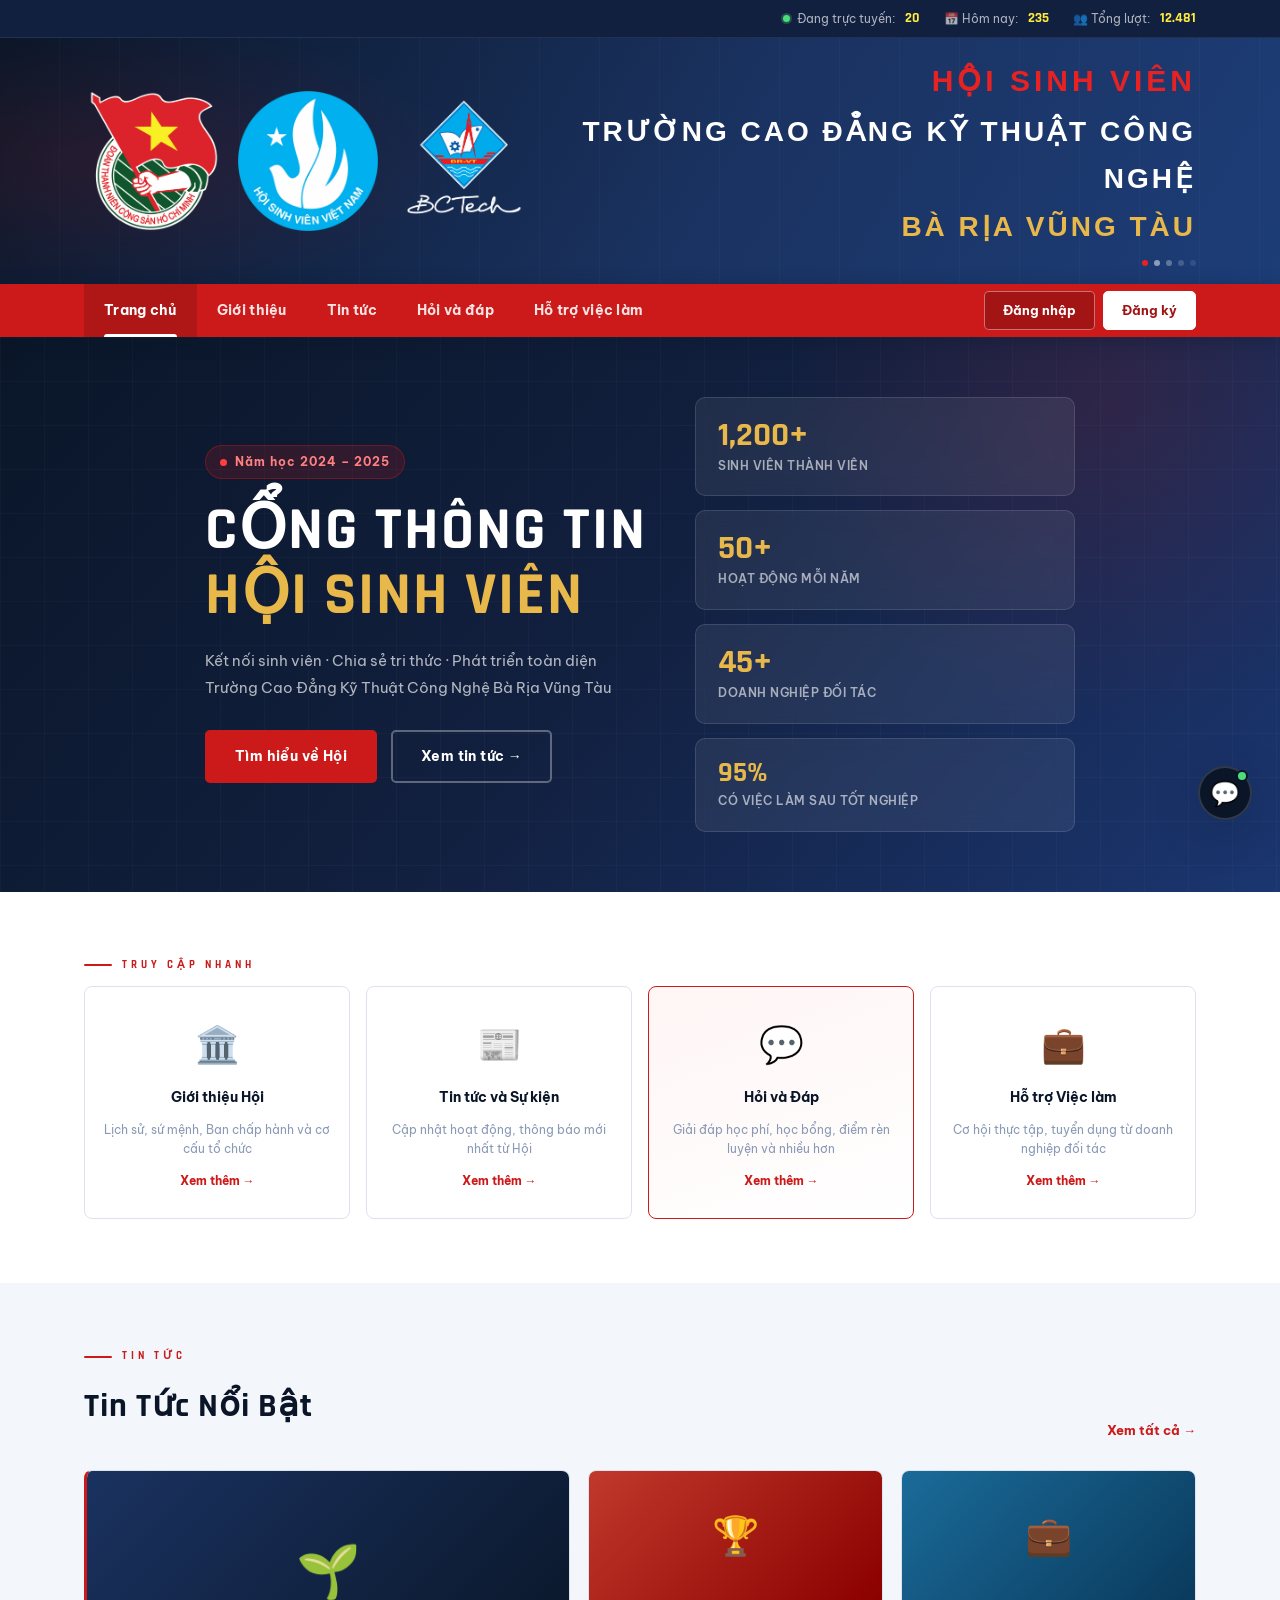
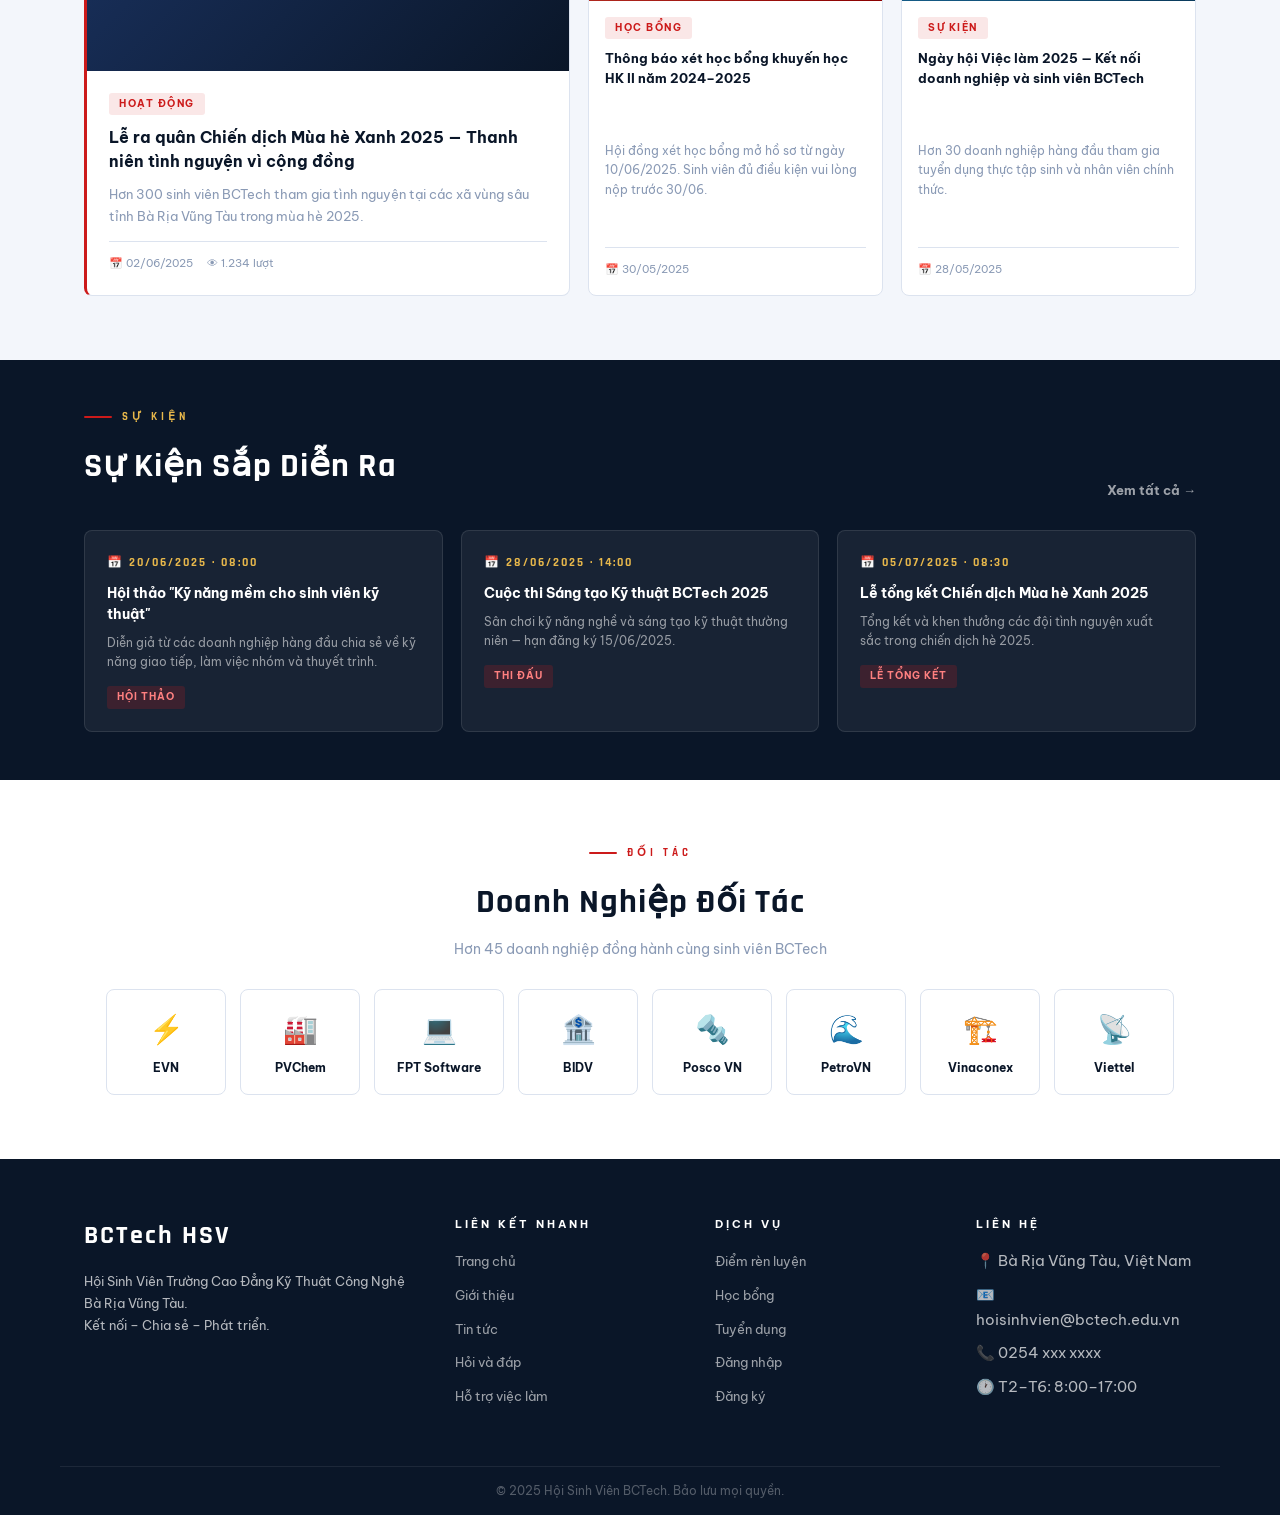
<file: index.html>
<!DOCTYPE html>
<html lang="vi">
<head>
<meta charset="UTF-8">
<meta name="viewport" content="width=device-width, initial-scale=1.0">
<title>Trang Chủ — Hội Sinh Viên BCTech</title>
<link rel="stylesheet" href="styles/dinhdang.css" style="text/css">
<script src="https://code.jquery.com/jquery-3.7.1.min.js"></script>
<script src="scripts/shared.js" ></script>
<style>
/* ── HERO ─────────────────────────────────────── */
.hero{
  background:linear-gradient(130deg,var(--navy) 0%,var(--navy-mid) 50%,#1b3670 100%);
  min-height:500px;display:flex;align-items:center;
  position:relative;overflow:hidden;
}
.hero::before{
  content:'';position:absolute;inset:0;pointer-events:none;
  background-image:
    linear-gradient(rgba(255,255,255,.025) 1px,transparent 1px),
    linear-gradient(90deg,rgba(255,255,255,.025) 1px,transparent 1px);
  background-size:44px 44px;
}
.hero::after{
  content:'';position:absolute;
  width:700px;height:700px;border-radius:50%;
  background:radial-gradient(circle,rgba(204,26,26,.14) 0%,transparent 65%);
  top:-280px;right:-180px;pointer-events:none;
}
.hero-wrap{
  max-width:1160px;margin:0 auto;padding:60px 24px;
  display:grid;grid-template-columns:1fr 380px;gap:48px;align-items:center;
  position:relative;z-index:1;
}
.hero-badge{
  display:inline-flex;align-items:center;gap:8px;
  background:rgba(204,26,26,.18);border:1px solid rgba(204,26,26,.38);
  padding:6px 14px;border-radius:20px;font-size:12px;font-weight:700;
  color:#ff8080;letter-spacing:1px;width:fit-content;margin-bottom:20px;
}
.blink{width:7px;height:7px;border-radius:50%;background:#ff4040;animation:dot-pulse 1.6s infinite}
.hero-title{
  font-family:'Rajdhani',sans-serif;
  font-size:clamp(36px,5vw,60px);font-weight:700;
  color:#fff;line-height:1.08;letter-spacing:2px;margin-bottom:18px;
}
.hero-title em{font-style:normal;color:var(--gold)}
.hero-desc{color:rgba(255,255,255,.68);font-size:15px;line-height:1.85;margin-bottom:28px;max-width:480px}
.hero-btns{display:flex;gap:14px;flex-wrap:wrap}
.hero-cta-1{
  background:var(--red);color:#fff;
  padding:13px 28px;border-radius:5px;font-weight:700;font-size:14px;
  border:2px solid var(--red);letter-spacing:.4px;transition:all var(--transition);
}
.hero-cta-1:hover{background:var(--red-dark);border-color:var(--red-dark);transform:translateY(-2px);box-shadow:0 6px 22px rgba(204,26,26,.4)}
.hero-cta-2{
  background:transparent;color:#fff;
  padding:13px 28px;border-radius:5px;font-weight:700;font-size:14px;
  border:2px solid rgba(255,255,255,.32);letter-spacing:.4px;transition:all var(--transition);
}
.hero-cta-2:hover{border-color:rgba(255,255,255,.75);background:rgba(255,255,255,.07)}

/* Stat Cards on hero right */
.stat-col{display:flex;flex-direction:column;gap:14px}
.stat-box{
  background:rgba(255,255,255,.07);
  border:1px solid rgba(255,255,255,.12);
  backdrop-filter:blur(10px);border-radius:10px;padding:20px 22px;
}
.stat-box .sn{
  font-family:'Rajdhani',sans-serif;font-size:34px;font-weight:700;
  color:var(--gold);line-height:1;
}
.stat-box .sl{font-size:12px;color:rgba(255,255,255,.6);margin-top:4px;font-weight:600;letter-spacing:.5px}
.stat-box.wide{display:flex;align-items:center;gap:16px}
.stat-box.wide .sn{font-size:28px}

/* ── QUICK ACCESS ─────────────────────────────── */
.qa-grid{display:grid;grid-template-columns:repeat(4,1fr);gap:16px}
.qa-card{
  display:flex;flex-direction:column;align-items:center;text-align:center;
  gap:12px;padding:28px 16px;background:#fff;border-radius:var(--radius);
  border:1px solid var(--gray-lt);cursor:pointer;
  transition:all var(--transition);
}
.qa-card:hover{transform:translateY(-4px);box-shadow:var(--shadow);border-color:rgba(10,22,40,.2)}
.qa-card.hl{border-color:var(--red);background:linear-gradient(160deg,#fff5f5,#fff)}
.qa-card.hl:hover{box-shadow:0 8px 28px rgba(204,26,26,.15)}
.qa-icon{font-size:36px}
.qa-card h3{font-size:14px;font-weight:700;color:var(--navy)}
.qa-card p{font-size:12px;color:var(--gray);line-height:1.55}
.qa-more{
  display:inline-flex;align-items:center;gap:6px;
  font-size:12px;font-weight:700;color:var(--red);margin-top:auto;
}

/* ── NEWS GRID ────────────────────────────────── */
.news-grid{display:grid;grid-template-columns:1.65fr 1fr 1fr;gap:18px}
.news-card-feat{
  background:#fff;border-radius:var(--radius);border:1.5px solid var(--gray-lt);
  overflow:hidden;transition:all var(--transition);
  display:flex;flex-direction:column;border-left:3px solid var(--red);
}
.news-card-feat:hover{transform:translateY(-4px);box-shadow:var(--shadow)}
.nc-img{
  height:200px;background:linear-gradient(135deg,var(--navy-light),var(--navy));
  display:flex;align-items:center;justify-content:center;font-size:52px;
}
.nc-body{padding:22px;display:flex;flex-direction:column;flex:1}
.nc-body h3{font-size:16px;font-weight:700;color:var(--navy);line-height:1.5;flex:1}
.news-card-sm{
  background:#fff;border-radius:var(--radius);border:1px solid var(--gray-lt);
  overflow:hidden;transition:all var(--transition);display:flex;flex-direction:column;
}
.news-card-sm:hover{transform:translateY(-4px);box-shadow:var(--shadow)}
.nc-img-sm{
  height:130px;background:linear-gradient(135deg,var(--navy-light),var(--navy));
  display:flex;align-items:center;justify-content:center;font-size:38px;
}
.nc-body-sm{padding:16px;display:flex;flex-direction:column;flex:1}
.nc-body-sm h3{font-size:13px;font-weight:700;color:var(--navy);line-height:1.5;flex:1}

/* ── EVENTS STRIP ─────────────────────────────── */
.events-strip{background:var(--navy);padding:48px 0}
.ev-grid{display:grid;grid-template-columns:repeat(3,1fr);gap:18px;margin-top:28px}
.ev-card{
  background:rgba(255,255,255,.06);
  border:1px solid rgba(255,255,255,.1);border-radius:var(--radius);
  padding:22px;transition:all var(--transition);
}
.ev-card:hover{background:rgba(255,255,255,.1);transform:translateY(-3px)}
.ev-date{
  font-family:'Rajdhani',sans-serif;font-size:12px;font-weight:700;
  letter-spacing:2px;color:var(--gold);margin-bottom:10px;
}
.ev-card h3{font-size:14px;font-weight:700;color:#fff;line-height:1.5;margin-bottom:8px}
.ev-card p{font-size:12px;color:rgba(255,255,255,.55);line-height:1.65}
.ev-badge{
  display:inline-block;margin-top:14px;font-size:10px;font-weight:700;letter-spacing:1px;
  text-transform:uppercase;padding:3px 10px;border-radius:3px;
  background:rgba(204,26,26,.2);color:#ff8080;
}

/* ── PARTNERS ─────────────────────────────────── */
.partner-logos{
  display:flex;align-items:center;justify-content:center;
  flex-wrap:wrap;gap:14px;margin-top:28px;
}
.partner-item{
  background:#fff;border:1px solid var(--gray-lt);border-radius:var(--radius);
  padding:16px 22px;display:flex;flex-direction:column;
  align-items:center;gap:6px;min-width:120px;
  transition:all var(--transition);
}
.partner-item:hover{box-shadow:var(--shadow);transform:translateY(-2px)}
.partner-item .pi{font-size:28px}
.partner-item span{font-size:12px;font-weight:700;color:var(--navy)}

@media(max-width:900px){
  .hero-wrap{grid-template-columns:1fr}
  .stat-col{display:none}
  .news-grid{grid-template-columns:1fr}
  .qa-grid{grid-template-columns:1fr 1fr}
  .ev-grid{grid-template-columns:1fr}
}
@media(max-width:500px){.qa-grid{grid-template-columns:1fr 1fr}}
</style>
</head>
<body>

<!-- VISITOR BAR -->
<div class="visitor-bar">
  <div class="visitor-inner">
    <div class="visitor-item"><span class="online-dot"></span>Đang trực tuyến:&nbsp;<strong id="counterOnline">–</strong></div>
    <div class="visitor-item">📅 Hôm nay:&nbsp;<strong id="counterToday">–</strong></div>
    <div class="visitor-item">👥 Tổng lượt:&nbsp;<strong id="counterTotal">–</strong></div>
  </div>
</div>

<!-- HEADER -->
<header class="site-header">
  <div class="header-inner">
    <div class="logo-group">
      <img src="images/Logo-Doan-Thanh-NIen-Cong-San-Ho-Chi-Minh-1.png"   alt="Đoàn TNCS Hồ Chí Minh">
      <img src="images/Logo-Hoi-Sinh-Vien-Viet-Nam.png"    alt="Hội Sinh Viên Việt Nam">
      <img src="images/Screenshot 2026-04-28 105545.png" alt="BCTech">
    </div>
    <div class="header-title">
      <span class="header-eyebrow">Hội Sinh Viên</span>
      <h1>TRƯỜNG CAO ĐẲNG KỸ THUẬT CÔNG NGHỆ<br><em>BÀ RỊA VŨNG TÀU</em></h1>
      <div class="tech-pulse"><span></span><span></span><span></span><span></span><span></span></div>
    </div>
  </div>
</header>

<!-- NAVBAR -->
<nav class="navbar">
  <div class="nav-inner">
    <ul class="nav-links">
      <li><a href="index.html" class="active">Trang chủ</a></li>
      <li><a href="gioithieu.html">Giới thiệu</a></li>
      <li><a href="tintuc.html">Tin tức</a></li>
      <li><a href="hoivadap.html">Hỏi và đáp</a></li>
      <li><a href="hotrovieclam.html">Hỗ trợ việc làm</a></li>
    </ul>
    <div class="nav-auth">
      <a href="dangnhap.html" class="btn-login">Đăng nhập</a>
      <a href="dangky.html"   class="btn-reg">Đăng ký</a>
    </div>
  </div>
</nav>

<!-- HERO -->
<section class="hero">
  <div class="hero-wrap">
    <div>
      <div class="hero-badge"><span class="blink"></span>Năm học 2024 – 2025</div>
      <h2 class="hero-title">CỔNG THÔNG TIN<br><em>HỘI SINH VIÊN</em></h2>
      <p class="hero-desc">Kết nối sinh viên · Chia sẻ tri thức · Phát triển toàn diện<br>
        Trường Cao Đẳng Kỹ Thuật Công Nghệ Bà Rịa Vũng Tàu</p>
      <div class="hero-btns">
        <a href="gioithieu.html" class="hero-cta-1">Tìm hiểu về Hội</a>
        <a href="tintuc.html"    class="hero-cta-2">Xem tin tức →</a>
      </div>
    </div>
    <div class="stat-col">
      <div class="stat-box">
        <div class="sn">1,200+</div>
        <div class="sl">SINH VIÊN THÀNH VIÊN</div>
      </div>
      <div class="stat-box">
        <div class="sn">50+</div>
        <div class="sl">HOẠT ĐỘNG MỖI NĂM</div>
      </div>
      <div class="stat-box">
        <div class="sn">45+</div>
        <div class="sl">DOANH NGHIỆP ĐỐI TÁC</div>
      </div>
      <div class="stat-box wide">
        <div>
          <div class="sn">95%</div>
          <div class="sl">CÓ VIỆC LÀM SAU TỐT NGHIỆP</div>
        </div>
      </div>
    </div>
  </div>
</section>

<!-- QUICK ACCESS -->
<section class="section bg-white">
  <div class="container">
    <div class="section-eyebrow">Truy cập nhanh</div>
    <div class="qa-grid">
      <a href="gioithieu.html" class="qa-card">
        <div class="qa-icon">🏛️</div>
        <h3>Giới thiệu Hội</h3>
        <p>Lịch sử, sứ mệnh, Ban chấp hành và cơ cấu tổ chức</p>
        <span class="qa-more">Xem thêm →</span>
      </a>
      <a href="tintuc.html" class="qa-card">
        <div class="qa-icon">📰</div>
        <h3>Tin tức và Sự kiện</h3>
        <p>Cập nhật hoạt động, thông báo mới nhất từ Hội</p>
        <span class="qa-more">Xem thêm →</span>
      </a>
      <a href="hoivadap.html" class="qa-card hl">
        <div class="qa-icon">💬</div>
        <h3>Hỏi và Đáp</h3>
        <p>Giải đáp học phí, học bổng, điểm rèn luyện và nhiều hơn</p>
        <span class="qa-more">Xem thêm →</span>
      </a>
      <a href="hotrovieclam.html" class="qa-card">
        <div class="qa-icon">💼</div>
        <h3>Hỗ trợ Việc làm</h3>
        <p>Cơ hội thực tập, tuyển dụng từ doanh nghiệp đối tác</p>
        <span class="qa-more">Xem thêm →</span>
      </a>
    </div>
  </div>
</section>

<!-- TIN TỨC NỔI BẬT -->
<section class="section bg-off">
  <div class="container">
    <div class="section-hdr">
      <div>
        <div class="section-eyebrow">Tin tức</div>
        <h2 class="section-title">Tin Tức Nổi Bật</h2>
      </div>
      <a href="tintuc.html" class="see-all">Xem tất cả →</a>
    </div>
    <div class="news-grid">
      <!-- Featured -->
      <div class="news-card-feat">
        <div class="nc-img">🌱</div>
        <div class="nc-body">
          <span class="news-badge">Hoạt động</span>
          <h3>Lễ ra quân Chiến dịch Mùa hè Xanh 2025 — Thanh niên tình nguyện vì cộng đồng</h3>
          <p style="font-size:13px;color:var(--gray);margin-top:10px;line-height:1.7;flex:1">
            Hơn 300 sinh viên BCTech tham gia tình nguyện tại các xã vùng sâu tỉnh Bà Rịa Vũng Tàu trong mùa hè 2025.
          </p>
          <div class="news-meta"><span>📅 02/06/2025</span><span>👁 1.234 lượt</span></div>
        </div>
      </div>
      <!-- Small cards -->
      <div class="news-card-sm">
        <div class="nc-img-sm" style="background:linear-gradient(135deg,#c0392b,#8b0000)">🏆</div>
        <div class="nc-body-sm">
          <span class="news-badge">Học bổng</span>
          <h3>Thông báo xét học bổng khuyến học HK II năm 2024–2025</h3>
          <p style="font-size:12px;color:var(--gray);margin:8px 0;flex:1;line-height:1.6">
            Hội đồng xét học bổng mở hồ sơ từ ngày 10/06/2025. Sinh viên đủ điều kiện vui lòng nộp trước 30/06.
          </p>
          <div class="news-meta"><span>📅 30/05/2025</span></div>
        </div>
      </div>
      <div class="news-card-sm">
        <div class="nc-img-sm" style="background:linear-gradient(135deg,#1a6b9a,#0a3a5c)">💼</div>
        <div class="nc-body-sm">
          <span class="news-badge">Sự kiện</span>
          <h3>Ngày hội Việc làm 2025 — Kết nối doanh nghiệp và sinh viên BCTech</h3>
          <p style="font-size:12px;color:var(--gray);margin:8px 0;flex:1;line-height:1.6">
            Hơn 30 doanh nghiệp hàng đầu tham gia tuyển dụng thực tập sinh và nhân viên chính thức.
          </p>
          <div class="news-meta"><span>📅 28/05/2025</span></div>
        </div>
      </div>
    </div>
  </div>
</section>

<!-- SỰ KIỆN SẮP TỚI -->
<section class="events-strip">
  <div class="container">
    <div class="section-hdr">
      <div>
        <div class="section-eyebrow" style="color:var(--gold)">Sự kiện</div>
        <h2 class="section-title" style="color:#fff">Sự Kiện Sắp Diễn Ra</h2>
      </div>
      <a href="tintuc.html" class="see-all" style="color:rgba(255,255,255,.6)">Xem tất cả →</a>
    </div>
    <div class="ev-grid">
      <div class="ev-card">
        <div class="ev-date">📅 20/06/2025 · 08:00</div>
        <h3>Hội thảo "Kỹ năng mềm cho sinh viên kỹ thuật"</h3>
        <p>Diễn giả từ các doanh nghiệp hàng đầu chia sẻ về kỹ năng giao tiếp, làm việc nhóm và thuyết trình.</p>
        <span class="ev-badge">Hội thảo</span>
      </div>
      <div class="ev-card">
        <div class="ev-date">📅 28/06/2025 · 14:00</div>
        <h3>Cuộc thi Sáng tạo Kỹ thuật BCTech 2025</h3>
        <p>Sân chơi kỹ năng nghề và sáng tạo kỹ thuật thường niên — hạn đăng ký 15/06/2025.</p>
        <span class="ev-badge">Thi đấu</span>
      </div>
      <div class="ev-card">
        <div class="ev-date">📅 05/07/2025 · 08:30</div>
        <h3>Lễ tổng kết Chiến dịch Mùa hè Xanh 2025</h3>
        <p>Tổng kết và khen thưởng các đội tình nguyện xuất sắc trong chiến dịch hè 2025.</p>
        <span class="ev-badge">Lễ tổng kết</span>
      </div>
    </div>
  </div>
</section>

<!-- ĐỐI TÁC -->
<section class="section bg-white">
  <div class="container" style="text-align:center">
    <div class="section-eyebrow" style="justify-content:center">Đối tác</div>
    <h2 class="section-title">Doanh Nghiệp Đối Tác</h2>
    <p class="section-sub" style="margin:0 auto 0">Hơn 45 doanh nghiệp đồng hành cùng sinh viên BCTech</p>
    <div class="partner-logos">
      <div class="partner-item"><div class="pi">⚡</div><span>EVN</span></div>
      <div class="partner-item"><div class="pi">🏭</div><span>PVChem</span></div>
      <div class="partner-item"><div class="pi">💻</div><span>FPT Software</span></div>
      <div class="partner-item"><div class="pi">🏦</div><span>BIDV</span></div>
      <div class="partner-item"><div class="pi">🔩</div><span>Posco VN</span></div>
      <div class="partner-item"><div class="pi">🌊</div><span>PetroVN</span></div>
      <div class="partner-item"><div class="pi">🏗️</div><span>Vinaconex</span></div>
      <div class="partner-item"><div class="pi">📡</div><span>Viettel</span></div>
    </div>
  </div>
</section>

<!-- FOOTER -->
<footer class="footer">
  <div class="footer-grid">
    <div class="footer-brand">
      <div class="footer-logo">BCTech HSV</div>
      <p>Hội Sinh Viên Trường Cao Đẳng Kỹ Thuật Công Nghệ Bà Rịa Vũng Tàu.<br>Kết nối – Chia sẻ – Phát triển.</p>
    </div>
    <div>
      <h4>Liên kết nhanh</h4>
      <ul class="footer-links">
        <li><a href="index.html">Trang chủ</a></li>
        <li><a href="gioithieu.html">Giới thiệu</a></li>
        <li><a href="tintuc.html">Tin tức</a></li>
        <li><a href="hoivadap.html">Hỏi và đáp</a></li>
        <li><a href="hotrovieclam.html">Hỗ trợ việc làm</a></li>
      </ul>
    </div>
    <div>
      <h4>Dịch vụ</h4>
      <ul class="footer-links">
        <li><a href="#">Điểm rèn luyện</a></li>
        <li><a href="#">Học bổng</a></li>
        <li><a href="#">Tuyển dụng</a></li>
        <li><a href="dangnhap.html">Đăng nhập</a></li>
        <li><a href="dangky.html">Đăng ký</a></li>
      </ul>
    </div>
    <div>
      <h4>Liên hệ</h4>
      <ul class="footer-links">
        <li>📍 Bà Rịa Vũng Tàu, Việt Nam</li>
        <li>📧 hoisinhvien@bctech.edu.vn</li>
        <li>📞 0254 xxx xxxx</li>
        <li>🕐 T2–T6: 8:00–17:00</li>
      </ul>
    </div>
  </div>
  <div class="footer-bottom">© 2025 Hội Sinh Viên BCTech. Bảo lưu mọi quyền.</div>
</footer>

<!-- SCROLL TO TOP -->
<button id="scrollTop" title="Lên đầu trang">↑</button>

<!-- CHATBOT -->
<button id="chatBtn" title="Chat hỗ trợ">💬<span class="chat-ping"></span></button>
<div id="chatBox">
  <div class="chat-head">
    <div class="chat-head-icon">🤖</div>
    <div class="chat-head-info"><h4>Trợ lý HSV BCTech</h4><p>Thường trả lời ngay lập tức</p></div>
    <span class="online-dot" style="margin-left:auto"></span>
    <button class="chat-close-btn" id="chatCloseBtn">✕</button>
  </div>
  <div class="chat-body" id="chatBody">
    <div class="msg bot">
      <div class="msg-bubble">Xin chào! 👋 Mình là trợ lý tự động của Hội SV BCTech. Bạn cần hỗ trợ gì hôm nay?</div>
      <div class="msg-time">Bây giờ</div>
    </div>
  </div>
  <div class="chat-quick">
    <button class="quick-btn">Học phí</button>
    <button class="quick-btn">Học bổng</button>
    <button class="quick-btn">Điểm rèn luyện</button>
    <button class="quick-btn">Việc làm</button>
    <button class="quick-btn">Liên hệ</button>
  </div>
  <div class="chat-foot">
    <input class="chat-input" id="chatInput" type="text" placeholder="Nhập câu hỏi của bạn…">
    <button class="chat-send" id="chatSend">➤</button>
  </div>
</div>

<script src="https://code.jquery.com/jquery-3.7.1.min.js"></script>
<script src="scripts/shared.js"></script>
</body>
</html>
</file>
<file: styles/dinhdang.css>
/* =====================================================
   HSV BCTech — Main Stylesheet v2
   Palette: Navy #0a1628 | Red #cc1a1a | White #fff
   Fonts: Be Vietnam Pro + Rajdhani
   ===================================================== */

@import url('https://fonts.googleapis.com/css2?family=Be+Vietnam+Pro:ital,wght@0,300;0,400;0,500;0,600;0,700;0,800;1,400&family=Rajdhani:wght@500;600;700&display=swap');

:root {
  --navy:        #0a1628;
  --navy-mid:    #122040;
  --navy-light:  #1a3260;
  --red:         #cc1a1a;
  --red-dark:    #a01414;
  --red-bright:  #e82222;
  --gold:        #e8b84b;
  --white:       #ffffff;
  --off:         #f3f6fb;
  --gray:        #8a9ab5;
  --gray-lt:     #dce3ef;
  --border:      rgba(10,22,40,.12);
  --shadow:      0 4px 24px rgba(10,22,40,.14);
  --shadow-lg:   0 12px 48px rgba(10,22,40,.22);
  --radius:      8px;
  --transition:  .22s cubic-bezier(.4,0,.2,1);
}

*,*::before,*::after{box-sizing:border-box;margin:0;padding:0}
html{scroll-behavior:smooth;font-size:15px}
body{font-family:'Be Vietnam Pro',sans-serif;background:var(--off);color:var(--navy);line-height:1.65}
a{text-decoration:none;color:inherit}
ul{list-style:none}
img{max-width:100%;display:block}
button{cursor:pointer;font-family:inherit}

.container{max-width:1160px;margin:0 auto;padding:0 24px}

/* ─── HEADER ─────────────────────────────────────── */
.site-header{
  background:linear-gradient(120deg,var(--navy) 0%,var(--navy-light) 55%,#1d3d78 100%);
  padding:18px 0;
  position:relative;overflow:hidden;
}
.site-header::after{
  content:'';position:absolute;inset:0;pointer-events:none;
  background:
    radial-gradient(ellipse 40% 80% at 8% 50%,rgba(204,26,26,.13) 0%,transparent 70%),
    repeating-linear-gradient(90deg,transparent,transparent 59px,rgba(255,255,255,.025) 59px,rgba(255,255,255,.025) 60px);
}
.header-inner{
  max-width:1160px;margin:0 auto;padding:0 24px;
  display:flex;align-items:center;gap:28px;position:relative;z-index:1;
}

/* LOGOS — no border/frame, just images side by side */
.logo-group{display:flex;align-items:center;gap:14px;flex-shrink:0}
.logo-group img{
  height:140px;width:140px;
  object-fit:contain;
}

.header-title{flex:1;text-align:right}
.header-eyebrow{
  font-family:'UTM Swiss 721',sans-serif;font-size:30px;font-weight:700;
  letter-spacing:4px;color:var(--red-bright);text-transform:uppercase;
  margin-bottom:2px;display:block;
  font-style: bold;
}
.header-title h1{
  font-family:'UTM Swiss 721',sans-serif;
  font-size:clamp(17px,2.3vw,28px);
  font-weight:700;color:#fff;line-height:1.7;
  letter-spacing:3px;text-transform:uppercase;
  font-style: bold;
}
.header-title h1 em{font-style:normal;color:var(--gold)}
.tech-pulse{display:flex;gap:6px;justify-content:flex-end;margin-top:10px}
.tech-pulse span{
  width:6px;height:6px;border-radius:50%;background:var(--red-bright);
  animation:dot-pulse 2s ease-in-out infinite;
}
.tech-pulse span:nth-child(2){animation-delay:.3s;background:rgba(255,255,255,.5)}
.tech-pulse span:nth-child(3){animation-delay:.6s;background:rgba(255,255,255,.3)}
.tech-pulse span:nth-child(4){animation-delay:.9s;background:rgba(255,255,255,.18)}
.tech-pulse span:nth-child(5){animation-delay:1.2s;background:rgba(255,255,255,.1)}
@keyframes dot-pulse{0%,100%{opacity:1;transform:scale(1)}50%{opacity:.3;transform:scale(.65)}}

/* ─── NAVBAR ─────────────────────────────────────── */
.navbar{
  background:var(--red);
  position:sticky;top:0;z-index:200;
  box-shadow:0 3px 18px rgba(10,22,40,.35);
}
.nav-inner{
  max-width:1160px;margin:0 auto;padding:0 24px;
  display:flex;align-items:center;justify-content:space-between;
}
.nav-links{display:flex;align-items:center}
.nav-links a{
  display:block;padding:15px 20px;
  font-weight:700;font-size:13.5px;letter-spacing:.3px;
  color:rgba(255,255,255,.88);position:relative;
  transition:background var(--transition),color var(--transition);
}
.nav-links a::after{
  content:'';position:absolute;bottom:0;left:20px;right:20px;
  height:3px;background:#fff;border-radius:3px 3px 0 0;
  transform:scaleX(0);transform-origin:left;
  transition:transform var(--transition);
}
.nav-links a:hover,.nav-links a.active{color:#fff;background:rgba(0,0,0,.14)}
.nav-links a:hover::after,.nav-links a.active::after{transform:scaleX(1)}

.nav-auth{display:flex;align-items:center;gap:8px}
.btn-login,.btn-reg{
  font-family:inherit;font-size:13px;font-weight:700;
  padding:8px 18px;border-radius:5px;
  border:1.5px solid transparent;transition:all var(--transition);
}
.btn-login{background:rgba(0,0,0,.2);color:#fff;border-color:rgba(255,255,255,.4)}
.btn-login:hover{background:rgba(0,0,0,.38);border-color:rgba(255,255,255,.75)}
.btn-reg{background:#fff;color:var(--red-dark);border-color:#fff}
.btn-reg:hover{background:#f0f0f0;box-shadow:0 4px 14px rgba(0,0,0,.18);transform:translateY(-1px)}

/* ─── VISITOR COUNTER BAR ─────────────────────────── */
.visitor-bar{
  background:var(--navy-mid);
  padding:7px 0;border-bottom:1px solid rgba(255,255,255,.07);
}
.visitor-inner{
  max-width:1160px;margin:0 auto;padding:0 24px;
  display:flex;align-items:center;justify-content:flex-end;gap:24px;
}
.visitor-item{
  display:flex;align-items:center;gap:7px;
  font-size:12px;color:rgba(255,255,255,.65);
}
.visitor-item strong{
  font-family:'Rajdhani',sans-serif;font-size:14px;
  font-weight:700;color:var(--gold);
}
.online-dot{
  width:7px;height:7px;border-radius:50%;background:#4cdd7a;
  animation:dot-pulse 1.8s ease-in-out infinite;box-shadow:0 0 0 2px rgba(76,221,122,.25);
}

/* ─── PAGE HERO ───────────────────────────────────── */
.page-hero{
  background:linear-gradient(130deg,var(--navy) 0%,var(--navy-mid) 100%);
  padding:52px 0;position:relative;overflow:hidden;
}
.page-hero::before{
  content:'';position:absolute;inset:0;pointer-events:none;
  background-image:
    linear-gradient(rgba(255,255,255,.025) 1px,transparent 1px),
    linear-gradient(90deg,rgba(255,255,255,.025) 1px,transparent 1px);
  background-size:44px 44px;
}
.page-hero-wrap{max-width:1160px;margin:0 auto;padding:0 24px;position:relative;z-index:1}
.breadcrumb{font-size:12px;color:rgba(255,255,255,.45);margin-bottom:12px}
.breadcrumb a{color:rgba(255,255,255,.45);transition:color var(--transition)}
.breadcrumb a:hover{color:#fff}
.breadcrumb span{margin:0 8px;opacity:.4}
.page-hero h1{
  font-family:'Rajdhani',sans-serif;
  font-size:clamp(28px,4vw,44px);font-weight:700;
  color:#fff;letter-spacing:2px;text-transform:uppercase;
}
.page-hero p{color:rgba(255,255,255,.6);margin-top:8px;font-size:15px}

/* ─── SECTION UTILITIES ───────────────────────────── */
.section{padding:64px 0}
.section.bg-white{background:#fff}
.section.bg-off{background:var(--off)}
.section.bg-navy{background:var(--navy)}

.section-eyebrow{
  display:flex;align-items:center;gap:10px;
  font-family:'Rajdhani',sans-serif;font-size:11px;font-weight:700;
  letter-spacing:4px;color:var(--red);text-transform:uppercase;
  margin-bottom:12px;
}
.section-eyebrow::before{content:'';width:28px;height:2px;background:var(--red);border-radius:2px}
.section-title{
  font-family:'Rajdhani',sans-serif;font-size:clamp(26px,3vw,34px);
  font-weight:700;color:var(--navy);letter-spacing:1px;margin-bottom:8px;
}
.section-sub{color:var(--gray);font-size:14px;max-width:600px;margin-bottom:36px}
.section-hdr{display:flex;align-items:flex-end;justify-content:space-between;margin-bottom:28px;flex-wrap:wrap;gap:12px}
.see-all{font-size:13px;font-weight:700;color:var(--red);transition:color var(--transition)}
.see-all:hover{color:var(--red-dark)}

/* ─── CARDS ───────────────────────────────────────── */
.card{
  background:#fff;border-radius:var(--radius);
  border:1px solid var(--gray-lt);
  transition:transform var(--transition),box-shadow var(--transition),border-color var(--transition);
}
.card:hover{transform:translateY(-4px);box-shadow:var(--shadow);border-color:rgba(10,22,40,.2)}

/* ─── NEWS CARD ───────────────────────────────────── */
.news-card{display:flex;flex-direction:column;overflow:hidden}
.news-card .card-img{
  height:180px;
  background:linear-gradient(135deg,var(--navy-light),var(--navy));
  display:flex;align-items:center;justify-content:center;font-size:44px;
  flex-shrink:0;
}
.news-card .card-body{padding:20px;flex:1;display:flex;flex-direction:column}
.news-badge{
  display:inline-block;font-size:10px;font-weight:700;letter-spacing:1.5px;
  text-transform:uppercase;background:rgba(204,26,26,.1);color:var(--red);
  padding:3px 10px;border-radius:3px;margin-bottom:10px;width:fit-content;
}
.news-card h3{font-size:14px;font-weight:700;line-height:1.55;color:var(--navy);flex:1}
.news-meta{
  display:flex;gap:14px;font-size:11px;color:var(--gray);
  margin-top:14px;padding-top:12px;border-top:1px solid var(--gray-lt);
}

/* ─── JOB CARD ────────────────────────────────────── */
.job-card{display:flex;align-items:flex-start;gap:16px;padding:20px;background:#fff}
.job-icon{
  width:52px;height:52px;border-radius:10px;flex-shrink:0;
  background:linear-gradient(135deg,var(--navy-light),var(--navy));
  display:flex;align-items:center;justify-content:center;font-size:22px;
}
.job-body{flex:1}
.job-title{font-size:14px;font-weight:700;color:var(--navy);margin-bottom:3px}
.job-co{font-size:12px;color:var(--gray);margin-bottom:10px}
.job-tags{display:flex;flex-wrap:wrap;gap:6px}
.jtag{
  font-size:11px;font-weight:600;padding:3px 9px;border-radius:10px;
  background:var(--off);border:1px solid var(--gray-lt);color:var(--navy);
}
.jtag.red{background:rgba(204,26,26,.07);border-color:rgba(204,26,26,.2);color:var(--red)}
.jtag.green{background:rgba(39,174,96,.08);border-color:rgba(39,174,96,.25);color:#1a8a4e}
.job-dl{text-align:right;flex-shrink:0}
.job-dl .lbl{font-size:11px;color:var(--gray)}
.job-dl .date{font-family:'Rajdhani',sans-serif;font-size:16px;font-weight:700;color:var(--navy)}
.job-dl .date.urgent{color:var(--red)}

/* ─── FAQ ─────────────────────────────────────────── */
.faq-item{background:#fff;border:1px solid var(--gray-lt);border-radius:var(--radius);margin-bottom:10px;overflow:hidden}
.faq-q{
  padding:16px 20px;font-weight:700;font-size:14px;color:var(--navy);
  cursor:pointer;display:flex;justify-content:space-between;align-items:center;gap:12px;
  transition:background var(--transition),color var(--transition);user-select:none;
}
.faq-q:hover{background:#f8faff}
.faq-q.open{color:var(--red);background:#fff8f8}
.faq-chevron{font-size:16px;transition:transform var(--transition);color:var(--gray);flex-shrink:0}
.faq-q.open .faq-chevron{transform:rotate(180deg);color:var(--red)}
.faq-a{max-height:0;overflow:hidden;transition:max-height .35s ease}
.faq-a-inner{
  padding:0 20px 18px;font-size:14px;color:#4a5568;
  line-height:1.8;border-top:1px solid var(--gray-lt);
}
.faq-a-inner p{margin-bottom:8px}
.faq-a-inner ul{padding-left:20px}
.faq-a-inner li{margin-bottom:5px}

/* ─── FORMS ───────────────────────────────────────── */
.form-group{margin-bottom:18px}
.form-group label{display:block;font-size:13px;font-weight:700;color:var(--navy);margin-bottom:6px;letter-spacing:.3px}
.form-group input,
.form-group select,
.form-group textarea{
  width:100%;padding:11px 14px;
  border:1.5px solid var(--gray-lt);border-radius:5px;
  font-family:inherit;font-size:14px;color:var(--navy);background:#fff;
  outline:none;transition:border-color var(--transition),box-shadow var(--transition);
}
.form-group input:focus,
.form-group select:focus,
.form-group textarea:focus{
  border-color:var(--navy-light);
  box-shadow:0 0 0 3px rgba(26,50,96,.1);
}
.form-group textarea{resize:vertical;min-height:110px}

.btn-primary{
  background:var(--red);color:#fff;border:none;
  padding:12px 28px;border-radius:5px;
  font-family:inherit;font-weight:700;font-size:14px;
  letter-spacing:.4px;transition:all var(--transition);
}
.btn-primary:hover{background:var(--red-dark);transform:translateY(-1px);box-shadow:0 5px 18px rgba(204,26,26,.35)}
.btn-outline{
  background:transparent;color:var(--navy);
  border:1.5px solid var(--navy-light);
  padding:11px 24px;border-radius:5px;
  font-family:inherit;font-weight:700;font-size:14px;
  transition:all var(--transition);
}
.btn-outline:hover{background:var(--navy);color:#fff}

/* ─── TABLE ───────────────────────────────────────── */
.data-table{width:100%;border-collapse:collapse;font-size:14px}
.data-table th{
  background:var(--navy);color:#fff;
  padding:13px 16px;text-align:left;font-size:13px;font-weight:700;letter-spacing:.4px;
}
.data-table td{padding:12px 16px;border-bottom:1px solid var(--gray-lt);color:var(--navy)}
.data-table tr:last-child td{border-bottom:none}
.data-table tr:hover td{background:#f8faff}

/* ─── BADGES ──────────────────────────────────────── */
.badge{display:inline-block;padding:3px 10px;border-radius:4px;font-size:11px;font-weight:700;letter-spacing:.4px}
.badge-green{background:rgba(39,174,96,.1);color:#1a8a4e}
.badge-yellow{background:rgba(230,192,0,.12);color:#a07800}
.badge-red{background:rgba(204,26,26,.1);color:var(--red)}

/* ─── GRIDS ───────────────────────────────────────── */
.grid-2{display:grid;grid-template-columns:1fr 1fr;gap:20px}
.grid-3{display:grid;grid-template-columns:repeat(3,1fr);gap:20px}
.grid-4{display:grid;grid-template-columns:repeat(4,1fr);gap:20px}
.grid-main-sidebar{display:grid;grid-template-columns:1fr 300px;gap:32px;align-items:start}

/* ─── FOOTER ──────────────────────────────────────── */
.footer{background:var(--navy);color:rgba(255,255,255,.7);padding-top:56px}
.footer-grid{
  max-width:1160px;margin:0 auto;padding:0 24px 48px;
  display:grid;grid-template-columns:1.5fr 1fr 1fr 1fr;gap:40px;
  border-bottom:1px solid rgba(255,255,255,.08);
}
.footer-logo{
  font-family:'Rajdhani',sans-serif;font-size:26px;font-weight:700;
  color:#fff;letter-spacing:2px;margin-bottom:12px;
}
.footer-brand p{font-size:13px;line-height:1.7}
.footer h4{
  font-size:11px;font-weight:700;letter-spacing:3px;text-transform:uppercase;
  color:#fff;margin-bottom:16px;
}
.footer-links li{margin-bottom:9px}
.footer-links a{font-size:13px;color:rgba(255,255,255,.6);transition:color var(--transition)}
.footer-links a:hover{color:#fff}
.footer-contact p{font-size:13px;margin-bottom:8px}
.footer-bottom{
  max-width:1160px;margin:0 auto;padding:14px 24px;
  font-size:12px;color:rgba(255,255,255,.3);text-align:center;
}

/* ─── SCROLL-TO-TOP BUTTON ───────────────────────── */
#scrollTop{
  position:fixed;bottom:28px;right:28px;z-index:9999;
  width:44px;height:44px;border-radius:50%;
  background:var(--red);color:#fff;border:2px solid rgba(255,255,255,.3);
  font-size:18px;
  display:none;align-items:center;justify-content:center;
  box-shadow:0 4px 18px rgba(204,26,26,.45);
  transition:all var(--transition);cursor:pointer;
}
#scrollTop:hover{background:var(--red-dark);transform:translateY(-3px);box-shadow:0 8px 24px rgba(204,26,26,.5)}
#scrollTop.visible{display:flex}

/* ─── CHATBOT ─────────────────────────────────────── */
#chatBtn{
  position:fixed;bottom:80px;right:28px;z-index:9999;
  width:54px;height:54px;border-radius:50%;
  background:var(--navy);color:#fff;border:2px solid rgba(255,255,255,.15);
  font-size:24px;display:flex;align-items:center;justify-content:center;
  box-shadow:var(--shadow-lg);cursor:pointer;
  transition:all var(--transition);
}
#chatBtn:hover{background:var(--navy-light);transform:scale(1.08)}
#chatBtn .chat-ping{
  position:absolute;top:2px;right:2px;
  width:12px;height:12px;background:#4cdd7a;border-radius:50%;
  border:2px solid var(--navy);
  animation:dot-pulse 2s infinite;
}
#chatBox{
  position:fixed;bottom:144px;right:28px;z-index:9999;
  width:340px;border-radius:14px;overflow:hidden;
  box-shadow:0 20px 60px rgba(10,22,40,.35);
  display:none;flex-direction:column;
  border:1px solid rgba(255,255,255,.12);
}
#chatBox.open{display:flex}
.chat-head{
  background:linear-gradient(120deg,var(--navy),var(--navy-light));
  padding:14px 18px;display:flex;align-items:center;gap:12px;
}
.chat-head-icon{
  width:38px;height:38px;border-radius:50%;
  background:var(--red);display:flex;align-items:center;justify-content:center;font-size:18px;
}
.chat-head-info h4{font-size:14px;font-weight:700;color:#fff}
.chat-head-info p{font-size:11px;color:rgba(255,255,255,.6);margin-top:1px}
.chat-head .online-dot{margin-left:auto;width:8px;height:8px}
.chat-close-btn{
  background:none;border:none;color:rgba(255,255,255,.5);
  font-size:18px;cursor:pointer;padding:0 4px;margin-left:8px;
  transition:color var(--transition);
}
.chat-close-btn:hover{color:#fff}
.chat-body{
  background:#fff;padding:16px;height:280px;
  overflow-y:auto;display:flex;flex-direction:column;gap:12px;
}
.chat-body::-webkit-scrollbar{width:4px}
.chat-body::-webkit-scrollbar-thumb{background:var(--gray-lt);border-radius:4px}
.msg{max-width:80%;display:flex;flex-direction:column;gap:3px}
.msg.bot{align-self:flex-start}
.msg.user{align-self:flex-end}
.msg-bubble{
  padding:9px 13px;border-radius:12px;
  font-size:13px;line-height:1.55;
}
.msg.bot .msg-bubble{background:var(--off);color:var(--navy);border-radius:4px 12px 12px 12px}
.msg.user .msg-bubble{background:var(--red);color:#fff;border-radius:12px 4px 12px 12px}
.msg-time{font-size:10px;color:var(--gray)}
.msg.user .msg-time{text-align:right}
.chat-typing{display:flex;align-items:center;gap:5px;padding:10px 14px;align-self:flex-start}
.typing-dot{width:7px;height:7px;border-radius:50%;background:var(--gray);animation:typing 1.4s infinite}
.typing-dot:nth-child(2){animation-delay:.2s}
.typing-dot:nth-child(3){animation-delay:.4s}
@keyframes typing{0%,60%,100%{transform:translateY(0)}30%{transform:translateY(-6px)}}
.chat-quick{
  background:var(--off);padding:10px 14px;
  display:flex;flex-wrap:wrap;gap:6px;border-top:1px solid var(--gray-lt);
}
.quick-btn{
  background:#fff;border:1px solid var(--gray-lt);
  border-radius:14px;padding:5px 11px;font-size:11px;font-weight:600;
  color:var(--navy);cursor:pointer;transition:all var(--transition);
}
.quick-btn:hover{background:var(--red);color:#fff;border-color:var(--red)}
.chat-foot{
  background:#fff;padding:10px 14px;
  display:flex;gap:8px;border-top:1px solid var(--gray-lt);
}
.chat-input{
  flex:1;padding:9px 12px;border:1.5px solid var(--gray-lt);
  border-radius:20px;font-family:inherit;font-size:13px;color:var(--navy);
  outline:none;transition:border-color var(--transition);
}
.chat-input:focus{border-color:var(--navy-light)}
.chat-send{
  width:36px;height:36px;border-radius:50%;
  background:var(--red);color:#fff;border:none;font-size:15px;
  display:flex;align-items:center;justify-content:center;
  transition:background var(--transition);flex-shrink:0;
}
.chat-send:hover{background:var(--red-dark)}

/* ─── RESPONSIVE ──────────────────────────────────── */
@media(max-width:1000px){
  .grid-4{grid-template-columns:1fr 1fr}
  .footer-grid{grid-template-columns:1fr 1fr;gap:28px}
  .grid-main-sidebar{grid-template-columns:1fr}
}
/* ─── CẤU HÌNH RESPONSIVE (CHO ĐIỆN THOẠI) ─── */
@media (max-width: 700px) {
  .grid-2, .grid-3 { grid-template-columns: 1fr; }
  .nav-links a { padding: 14px 12px; font-size: 12.5px; }
  .logo-group img { height: 58px; width: 58px; }
  .header-title h1 { font-size: 15px; }
  
  /* Cấu hình chatbot riêng trên mobile */
  #chatBox { width: calc(100vw - 24px); right: 12px; }
  #chatBtn, #scrollTop { right: 14px; }
  #scrollTop { bottom: 14px; }
  #chatBtn { bottom: 66px; }
} /* <--- Đảm bảo có dấu đóng ngoặc nhọn này để kết thúc Responsive */


/* ─── CẤU HÌNH CHATBOT (ÁP DỤNG CHO TẤT CẢ MÀN HÌNH) ─── */
/* Ban đầu ẩn hộp chat đi */
#chatBox {
  position: fixed;
  bottom: 80px;
  right: 20px;
  width: 350px;
  display: none; /* Ẩn mặc định */
  z-index: 9999;
  
  /* Thêm dòng này để khung chat hoạt động theo dạng cột vertical */
  flex-direction: column; 
  background: #ffffff; /* Đảm bảo hộp chat có nền trắng không bị trong suốt */
}

/* Khi JS thêm class .open thì hiển thị lên */
#chatBox.open {
  display: flex !important; /* Thêm !important để chắc chắn không bị ghi đè */
}


/* ─── CẤU HÌNH BỘ ĐẾM TRUY CẬP ─── */
.visitor-bar {
  color: #ffffff !important; 
}
.visitor-item strong {
  color: #ffeb3b !important; /* Đổi số sang màu vàng cho nổi bật */
  font-weight: bold;
}
</file>
